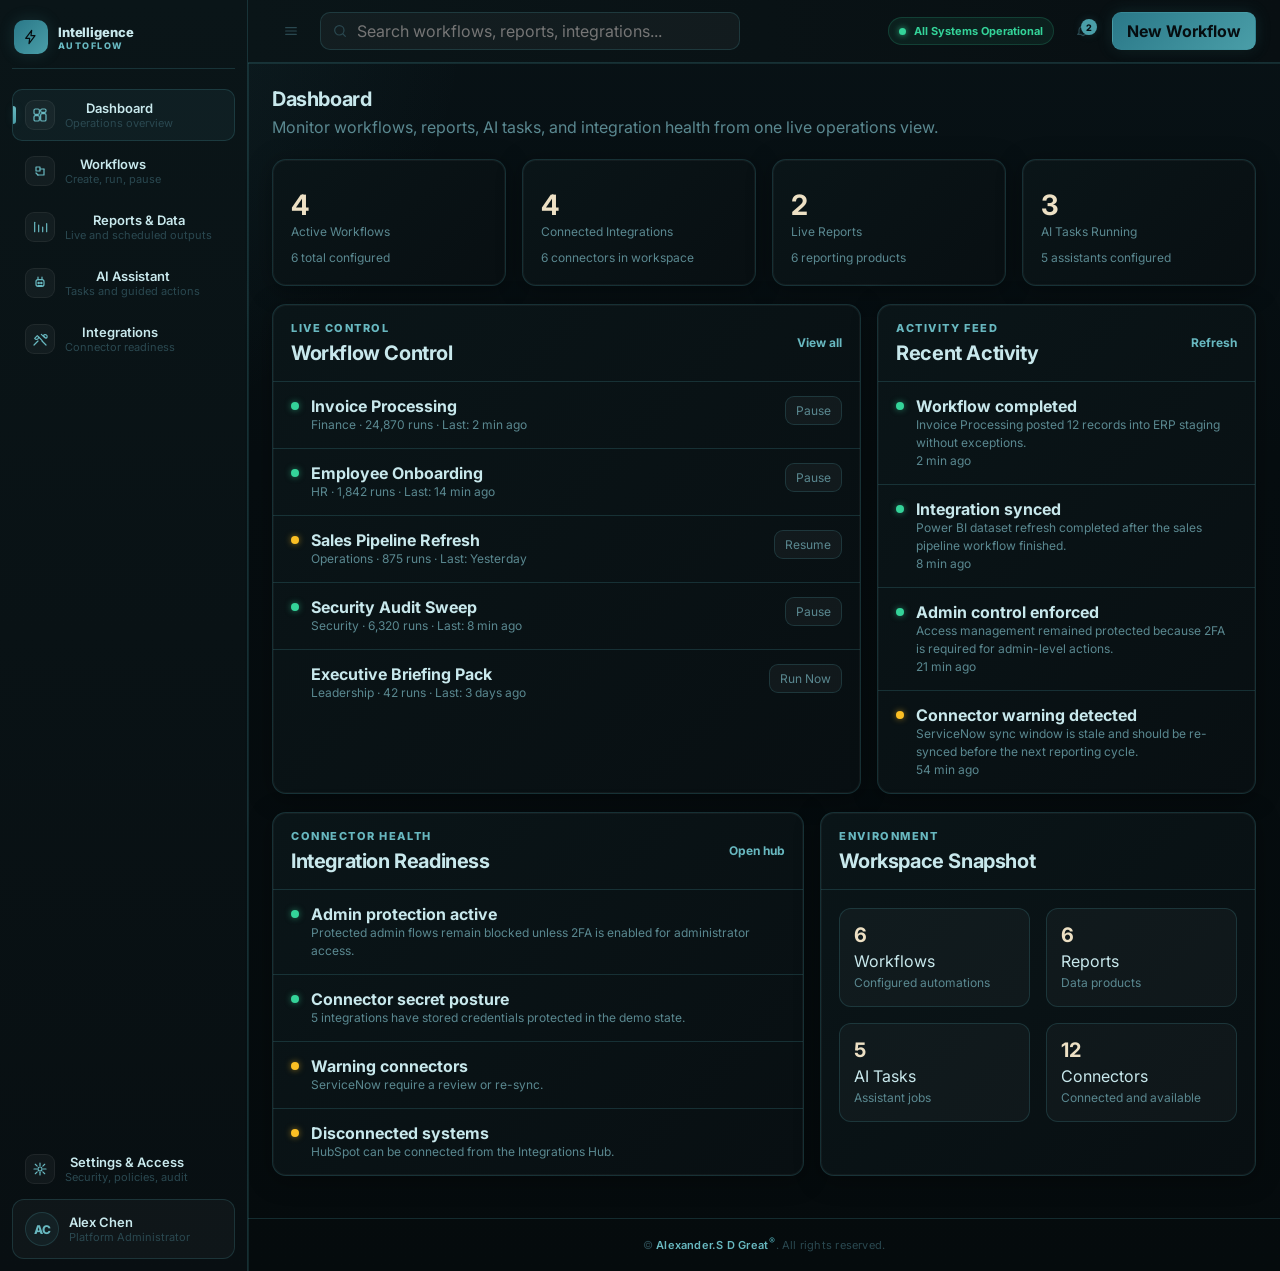
<file: index.html>
<!DOCTYPE html>
<html lang="en">
  <head>
    <meta charset="UTF-8" />
    <meta name="viewport" content="width=device-width, initial-scale=1.0" />
    <title>Intelligence AutoFlow Demo Workspace</title>
    <meta
      name="description"
      content="A static workspace demo of Intelligence AutoFlow that mirrors the look and flow of the full platform."
    />
    <link rel="preconnect" href="https://fonts.googleapis.com" />
    <link rel="preconnect" href="https://fonts.gstatic.com" crossorigin />
    <link
      href="https://fonts.googleapis.com/css2?family=Inter:wght@400;500;600;700;800&display=swap"
      rel="stylesheet"
    />
    <link rel="stylesheet" href="./styles.css" />
  </head>
  <body>
    <div class="app-shell" id="app-shell">
      <aside class="sidebar" aria-label="Workspace navigation">
        <div class="sidebar-brand">
          <div class="brand-mark" aria-hidden="true">
            <svg viewBox="0 0 24 24" fill="none">
              <path d="M13 2 4 14h6l-1 8 9-12h-6l1-8Z" stroke="currentColor" stroke-width="1.8" stroke-linecap="round" stroke-linejoin="round"></path>
            </svg>
          </div>
          <div class="brand-copy">
            <div class="brand-title">Intelligence</div>
            <div class="brand-subtitle">AutoFlow</div>
          </div>
        </div>

        <nav class="sidebar-nav">
          <button class="nav-item active" data-view="dashboard">
            <span class="nav-indicator"></span>
            <span class="nav-icon" aria-hidden="true">
              <svg viewBox="0 0 24 24" fill="none">
                <rect x="3" y="3" width="8" height="8" rx="2"></rect>
                <rect x="13" y="3" width="8" height="5" rx="2"></rect>
                <rect x="13" y="10" width="8" height="11" rx="2"></rect>
                <rect x="3" y="13" width="8" height="8" rx="2"></rect>
              </svg>
            </span>
            <span class="nav-copy">
              <strong>Dashboard</strong>
              <small>Operations overview</small>
            </span>
          </button>
          <button class="nav-item" data-view="workflows">
            <span class="nav-indicator"></span>
            <span class="nav-icon" aria-hidden="true">
              <svg viewBox="0 0 24 24" fill="none">
                <path d="M6 6h6v6H6z"></path>
                <path d="M12 9h6"></path>
                <path d="M18 9v9H9"></path>
                <path d="M9 18 6 15"></path>
              </svg>
            </span>
            <span class="nav-copy">
              <strong>Workflows</strong>
              <small>Create, run, pause</small>
            </span>
          </button>
          <button class="nav-item" data-view="reporting">
            <span class="nav-indicator"></span>
            <span class="nav-icon" aria-hidden="true">
              <svg viewBox="0 0 24 24" fill="none">
                <path d="M4 19V5"></path>
                <path d="M10 19V9"></path>
                <path d="M16 19V12"></path>
                <path d="M22 19V7"></path>
              </svg>
            </span>
            <span class="nav-copy">
              <strong>Reports &amp; Data</strong>
              <small>Live and scheduled outputs</small>
            </span>
          </button>
          <button class="nav-item" data-view="ai">
            <span class="nav-indicator"></span>
            <span class="nav-icon" aria-hidden="true">
              <svg viewBox="0 0 24 24" fill="none">
                <rect x="6" y="7" width="12" height="10" rx="3"></rect>
                <path d="M9 3v4"></path>
                <path d="M15 3v4"></path>
                <circle cx="10" cy="12" r="1"></circle>
                <circle cx="14" cy="12" r="1"></circle>
                <path d="M9 16h6"></path>
              </svg>
            </span>
            <span class="nav-copy">
              <strong>AI Assistant</strong>
              <small>Tasks and guided actions</small>
            </span>
          </button>
          <button class="nav-item" data-view="integrations">
            <span class="nav-indicator"></span>
            <span class="nav-icon" aria-hidden="true">
              <svg viewBox="0 0 24 24" fill="none">
                <path d="M8 7a3 3 0 1 1-4 4l4-4Z"></path>
                <path d="m10 9 5 5"></path>
                <path d="m14 5 5 5"></path>
                <path d="M17 7a3 3 0 1 1 4 4l-4-4Z"></path>
                <path d="m3 21 6-6"></path>
                <path d="m15 15 6 6"></path>
              </svg>
            </span>
            <span class="nav-copy">
              <strong>Integrations</strong>
              <small>Connector readiness</small>
            </span>
          </button>
        </nav>

        <div class="sidebar-footer">
          <button class="footer-link" data-view="settings">
            <span class="nav-icon" aria-hidden="true">
              <svg viewBox="0 0 24 24" fill="none">
                <path d="M12 3v4"></path>
                <path d="M12 17v4"></path>
                <path d="m4.93 4.93 2.83 2.83"></path>
                <path d="m16.24 16.24 2.83 2.83"></path>
                <path d="M3 12h4"></path>
                <path d="M17 12h4"></path>
                <path d="m4.93 19.07 2.83-2.83"></path>
                <path d="m16.24 7.76 2.83-2.83"></path>
                <circle cx="12" cy="12" r="3"></circle>
              </svg>
            </span>
            <span class="nav-copy">
              <strong>Settings &amp; Access</strong>
              <small>Security, policies, audit</small>
            </span>
          </button>

          <button class="profile-card footer-link" data-view="settings">
            <div class="profile-avatar">AC</div>
            <div class="profile-copy">
              <strong>Alex Chen</strong>
              <span>Platform Administrator</span>
            </div>
          </button>
        </div>
      </aside>

      <div class="workspace">
        <header class="workspace-header">
          <div class="header-left">
            <button class="icon-button" id="sidebar-toggle" aria-label="Toggle sidebar">
              <svg viewBox="0 0 24 24" fill="none">
                <path d="M4 7h16"></path>
                <path d="M4 12h16"></path>
                <path d="M4 17h16"></path>
              </svg>
            </button>

            <label class="search-field">
              <span class="search-icon" aria-hidden="true">
                <svg viewBox="0 0 24 24" fill="none">
                  <circle cx="11" cy="11" r="7"></circle>
                  <path d="m20 20-3.5-3.5"></path>
                </svg>
              </span>
              <input
                id="global-search"
                type="text"
                placeholder="Search workflows, reports, integrations..."
                autocomplete="off"
              />
            </label>
          </div>

          <div class="header-right">
            <div class="status-pill status-success">
              <span class="status-dot"></span>
              <span>All Systems Operational</span>
            </div>

            <div class="notification-wrap">
              <button class="icon-button" id="notifications-toggle" aria-label="Notifications">
                <svg viewBox="0 0 24 24" fill="none">
                  <path d="M15 17h5l-1.4-1.4A2 2 0 0 1 18 14.2V11a6 6 0 1 0-12 0v3.2a2 2 0 0 1-.6 1.4L4 17h5"></path>
                  <path d="M10 17a2 2 0 0 0 4 0"></path>
                </svg>
                <span class="notification-count" id="notification-count"></span>
              </button>
              <div class="notification-panel hidden" id="notification-panel"></div>
            </div>

            <button class="btn-gold" id="new-workflow-button">New Workflow</button>
          </div>
        </header>

        <main class="workspace-content">
          <section class="view active" id="dashboard-view">
            <div class="page-head">
              <div>
                <h1>Dashboard</h1>
                <p>Monitor workflows, reports, AI tasks, and integration health from one live operations view.</p>
              </div>
            </div>

            <div class="stats-grid" id="dashboard-stats"></div>

            <div class="content-grid">
              <section class="panel">
                <div class="panel-head">
                  <div>
                    <p class="eyebrow">Live control</p>
                    <h2>Workflow Control</h2>
                  </div>
                  <button class="text-link" data-jump="workflows">View all</button>
                </div>
                <div class="stack-list" id="dashboard-workflows"></div>
              </section>

              <section class="panel">
                <div class="panel-head">
                  <div>
                    <p class="eyebrow">Activity feed</p>
                    <h2>Recent Activity</h2>
                  </div>
                  <button class="text-link" id="refresh-activity-button">Refresh</button>
                </div>
                <div class="stack-list" id="activity-feed"></div>
              </section>
            </div>

            <div class="content-grid content-grid-lower">
              <section class="panel">
                <div class="panel-head">
                  <div>
                    <p class="eyebrow">Connector health</p>
                    <h2>Integration Readiness</h2>
                  </div>
                  <button class="text-link" data-jump="integrations">Open hub</button>
                </div>
                <div class="stack-list" id="readiness-list"></div>
              </section>

              <section class="panel">
                <div class="panel-head">
                  <div>
                    <p class="eyebrow">Environment</p>
                    <h2>Workspace Snapshot</h2>
                  </div>
                </div>
                <div class="snapshot-grid" id="workspace-snapshot"></div>
              </section>
            </div>
          </section>

          <section class="view" id="workflows-view">
            <div class="page-head">
              <div>
                <h1>Workflow Automation</h1>
                <p>Build, manage, and monitor automated workflows.</p>
              </div>
              <button class="btn-gold" id="top-create-workflow-button">Create Workflow</button>
            </div>

            <div class="toolbar">
              <label class="search-field compact">
                <span class="search-icon" aria-hidden="true">
                  <svg viewBox="0 0 24 24" fill="none">
                    <circle cx="11" cy="11" r="7"></circle>
                    <path d="m20 20-3.5-3.5"></path>
                  </svg>
                </span>
                <input id="workflow-search" type="text" placeholder="Search workflows..." autocomplete="off" />
              </label>

              <select id="workflow-status-filter">
                <option value="all">All statuses</option>
                <option value="active">Active</option>
                <option value="paused">Paused</option>
              </select>

              <select id="workflow-category-filter">
                <option value="all">All categories</option>
                <option value="Finance">Finance</option>
                <option value="HR">HR</option>
                <option value="Operations">Operations</option>
                <option value="Security">Security</option>
                <option value="Leadership">Leadership</option>
              </select>
            </div>

            <div class="card-grid" id="workflow-grid"></div>
          </section>

          <section class="view" id="reporting-view">
            <div class="page-head">
              <div>
                <h1>Reports &amp; Data</h1>
                <p>Automated reporting and data analytics.</p>
              </div>
              <button class="btn-gold" id="new-report-button">New Report</button>
            </div>

            <div class="stats-grid compact triple" id="report-stats"></div>

            <div class="toolbar">
              <label class="search-field compact">
                <span class="search-icon" aria-hidden="true">
                  <svg viewBox="0 0 24 24" fill="none">
                    <circle cx="11" cy="11" r="7"></circle>
                    <path d="m20 20-3.5-3.5"></path>
                  </svg>
                </span>
                <input id="report-search" type="text" placeholder="Search reports..." autocomplete="off" />
              </label>

            </div>

            <div class="card-grid" id="report-grid"></div>
          </section>

          <section class="view" id="ai-view">
            <div class="page-head">
              <div>
                <h1>AI Assistant</h1>
                <p>Context-aware assistant for workflow health, reporting, integrations, and operational AI tasks.</p>
              </div>
            </div>

            <div class="ai-layout">
              <section class="panel">
                <div class="panel-head">
                  <div>
                    <p class="eyebrow">Assistant console</p>
                    <h2>Workspace AI</h2>
                  </div>
                  <span class="badge badge-info">Context-aware demo</span>
                </div>

                <div class="chat-feed" id="ai-messages"></div>

                <div class="chip-row" id="ai-chips"></div>

                <div class="chat-input-row">
                  <input id="ai-input" type="text" placeholder="Ask AutoFlow AI anything..." />
                  <button class="btn-gold" id="ai-send-button">Send</button>
                </div>
              </section>

              <section class="panel">
                <div class="panel-head">
                  <div>
                    <p class="eyebrow">AI task runtime</p>
                    <h2>Task Queue</h2>
                  </div>
                  <button class="text-link" id="new-ai-task-button">New AI Task</button>
                </div>

                <div class="stack-list" id="ai-task-grid"></div>
              </section>
            </div>
          </section>

          <section class="view" id="integrations-view">
            <div class="page-head">
              <div>
                <h1>Integrations Hub</h1>
                <p>Connect, configure, and monitor enterprise systems from one connector workspace.</p>
              </div>
              <button class="btn-gold" id="connector-library-button">Connector Library</button>
            </div>

            <div class="stats-grid compact triple" id="integration-stats"></div>

            <div class="toolbar">
              <label class="search-field compact">
                <span class="search-icon" aria-hidden="true">
                  <svg viewBox="0 0 24 24" fill="none">
                    <circle cx="11" cy="11" r="7"></circle>
                    <path d="m20 20-3.5-3.5"></path>
                  </svg>
                </span>
                <input id="integration-search" type="text" placeholder="Search integrations..." autocomplete="off" />
              </label>

            </div>

            <div class="card-grid" id="integration-grid"></div>

            <section class="panel" id="connector-library-section">
              <div class="panel-head">
                <div>
                  <p class="eyebrow">Connector library</p>
                  <h2>Connector Library</h2>
                </div>
              </div>
              <div class="library-grid" id="connector-library"></div>
            </section>
          </section>

          <section class="view" id="settings-view">
            <div class="page-head">
              <div>
                <h1>Settings &amp; Access</h1>
                <p>Review deployment controls, security posture, notification policy, and protected admin operations.</p>
              </div>
            </div>

            <div class="settings-layout">
              <div class="settings-tabs" id="settings-tabs"></div>
              <section class="panel settings-panel">
                <div id="settings-content"></div>
              </section>
            </div>
          </section>
        </main>

        <footer class="workspace-footer">
          <p>
            © <span>Alexander.S D Great</span><sup>®</sup>. All rights reserved.
          </p>
        </footer>
      </div>
    </div>

    <div class="modal-backdrop hidden" id="detail-modal" aria-hidden="true">
      <div class="modal-card">
        <div class="modal-head">
          <div>
            <p class="eyebrow" id="modal-kicker">Details</p>
            <h2 id="modal-title">Workspace Details</h2>
          </div>
          <button class="icon-button" id="modal-close" aria-label="Close details">X</button>
        </div>
        <div class="modal-body" id="modal-body"></div>
      </div>
    </div>

    <div class="toast-stack" id="toast-stack" aria-live="polite"></div>

    <script src="./app.js"></script>
  </body>
</html>
</file>
<file: styles.css>
:root {
  --gold: #4a9ea8;
  --gold-light: #68b8c0;
  --gold-muted: #2a7888;
  --gold-dark: #2a7888;
  --gold-glow: rgba(74, 158, 168, 0.18);
  --gold-border: rgba(74, 158, 168, 0.22);
  --gold-bg: rgba(74, 158, 168, 0.08);

  --bg-main: #060d10;
  --bg-card: #0a1518;
  --bg-card2: #080f12;
  --bg-sidebar: #050c0f;

  --text-primary: #c8e8ec;
  --text-secondary: #5a8890;
  --text-muted: #2a4850;

  --success: #34d399;
  --warning: #fbbf24;
  --danger: #f87171;
  --info: #60a5fa;
  --shadow: 0 18px 42px rgba(0, 0, 0, 0.55);
}

*,
*::before,
*::after {
  box-sizing: border-box;
}

html,
body {
  min-height: 100%;
  margin: 0;
}

body {
  font-family: "Inter", "Segoe UI", system-ui, sans-serif;
  background:
    radial-gradient(circle at top left, rgba(74, 158, 168, 0.12), transparent 26%),
    linear-gradient(180deg, #081216 0%, #060d10 36%, #050b0d 100%);
  color: var(--text-primary);
  -webkit-font-smoothing: antialiased;
}

button,
input,
select,
textarea {
  font: inherit;
}

button {
  color: inherit;
}

::-webkit-scrollbar {
  width: 5px;
  height: 5px;
}

::-webkit-scrollbar-track {
  background: transparent;
}

::-webkit-scrollbar-thumb {
  background: var(--gold-border);
  border-radius: 999px;
}

.app-shell {
  display: grid;
  grid-template-columns: 248px 1fr;
  min-height: 100vh;
  transition: grid-template-columns 0.2s ease;
}

.app-shell.collapsed {
  grid-template-columns: 86px 1fr;
}

.sidebar {
  display: flex;
  flex-direction: column;
  gap: 20px;
  padding: 18px 12px 12px;
  background: linear-gradient(180deg, var(--bg-card) 0%, var(--bg-card2) 100%);
  border-right: 1px solid var(--gold-border);
  box-shadow: 1px 0 0 var(--gold-glow);
}

.sidebar-brand {
  display: flex;
  align-items: center;
  gap: 10px;
  padding: 2px 2px 14px;
  border-bottom: 1px solid var(--gold-border);
}

.brand-mark,
.nav-icon,
.profile-avatar {
  display: inline-flex;
  align-items: center;
  justify-content: center;
  flex-shrink: 0;
}

.brand-mark {
  width: 34px;
  height: 34px;
  border-radius: 10px;
  background: linear-gradient(135deg, var(--gold-dark) 0%, var(--gold) 100%);
  color: var(--bg-main);
  font-weight: 800;
  letter-spacing: 0.04em;
  box-shadow: 0 0 16px var(--gold-glow);
}

.brand-mark svg,
.nav-icon svg,
.icon-button svg,
.search-icon svg {
  width: 16px;
  height: 16px;
  stroke: currentColor;
  stroke-width: 1.8;
  stroke-linecap: round;
  stroke-linejoin: round;
}

.brand-title {
  font-size: 13px;
  font-weight: 800;
  letter-spacing: -0.01em;
}

.brand-subtitle {
  font-size: 9px;
  font-weight: 800;
  letter-spacing: 0.16em;
  text-transform: uppercase;
  color: var(--gold-light);
}

.sidebar-nav,
.sidebar-footer,
.settings-tabs {
  display: flex;
  flex-direction: column;
  gap: 4px;
}

.sidebar-nav {
  flex: 1;
}

.nav-item,
.footer-link,
.settings-tab {
  position: relative;
  width: 100%;
  display: flex;
  align-items: center;
  gap: 10px;
  padding: 10px 12px;
  background: transparent;
  border: 1px solid transparent;
  border-radius: 10px;
  cursor: pointer;
  transition: background 0.15s ease, border-color 0.15s ease, color 0.15s ease;
}

.nav-item:hover,
.footer-link:hover,
.settings-tab:hover {
  background: var(--gold-bg);
  border-color: var(--gold-border);
}

.nav-item.active,
.footer-link.active,
.settings-tab.active {
  background: var(--gold-bg);
  border-color: var(--gold-border);
}

.nav-indicator {
  position: absolute;
  left: 0;
  top: 50%;
  width: 3px;
  height: 18px;
  border-radius: 0 3px 3px 0;
  transform: translateY(-50%);
  background: transparent;
  box-shadow: none;
}

.nav-item.active .nav-indicator,
.footer-link.active .nav-indicator,
.settings-tab.active .nav-indicator {
  background: linear-gradient(180deg, var(--gold-light), var(--gold));
  box-shadow: 0 0 8px var(--gold-glow);
}

.nav-icon {
  width: 30px;
  height: 30px;
  border-radius: 9px;
  background: rgba(255, 255, 255, 0.04);
  border: 1px solid rgba(255, 255, 255, 0.06);
  color: var(--gold-light);
  font-size: 10px;
  font-weight: 800;
  letter-spacing: 0.08em;
}

.nav-copy,
.profile-copy {
  display: flex;
  flex-direction: column;
  min-width: 0;
}

.nav-copy strong,
.profile-copy strong {
  font-size: 13px;
  font-weight: 600;
  color: var(--text-primary);
}

.nav-copy small,
.profile-copy span {
  color: var(--text-muted);
  font-size: 11px;
}

.profile-card {
  display: flex;
  align-items: center;
  gap: 10px;
  padding: 12px;
  border-radius: 12px;
  background: rgba(255, 255, 255, 0.03);
  border: 1px solid var(--gold-border);
  text-align: left;
}

.profile-avatar {
  width: 34px;
  height: 34px;
  border-radius: 999px;
  background: var(--gold-bg);
  border: 1px solid var(--gold-border);
  color: var(--gold-light);
  font-size: 12px;
  font-weight: 800;
}

.workspace {
  display: flex;
  flex-direction: column;
  min-width: 0;
}

.workspace-header {
  display: flex;
  align-items: center;
  justify-content: space-between;
  gap: 16px;
  padding: 12px 24px;
  background: linear-gradient(90deg, var(--bg-card) 0%, var(--bg-card2) 100%);
  border-bottom: 1px solid var(--gold-border);
  box-shadow: 0 1px 0 var(--gold-glow);
}

.header-left,
.header-right {
  display: flex;
  align-items: center;
  gap: 10px;
}

.header-left {
  flex: 1;
  min-width: 0;
}

.header-right {
  justify-content: flex-end;
}

.icon-button {
  position: relative;
  display: inline-flex;
  align-items: center;
  justify-content: center;
  min-width: 34px;
  height: 34px;
  padding: 0 10px;
  border-radius: 9px;
  border: 1px solid transparent;
  background: transparent;
  color: var(--text-muted);
  cursor: pointer;
  transition: background 0.15s ease, border-color 0.15s ease, color 0.15s ease;
}

.icon-button:hover {
  background: var(--gold-bg);
  border-color: var(--gold-border);
  color: var(--gold-light);
}

.search-field {
  position: relative;
  display: flex;
  align-items: center;
  width: min(420px, 100%);
}

.search-field.compact {
  width: min(280px, 100%);
}

.search-icon {
  position: absolute;
  left: 12px;
  color: var(--text-muted);
  display: inline-flex;
  align-items: center;
  justify-content: center;
  pointer-events: none;
}

.search-field input,
.chat-input-row input,
.toolbar select,
.toolbar input,
.settings-select,
.settings-field {
  width: 100%;
  border-radius: 10px;
  border: 1px solid var(--gold-border);
  background: rgba(255, 255, 255, 0.04);
  color: var(--text-primary);
  outline: none;
  transition: border-color 0.15s ease, box-shadow 0.15s ease;
}

.search-field input,
.toolbar select,
.toolbar input,
.settings-select,
.settings-field {
  min-height: 38px;
  padding: 8px 12px 8px 36px;
}

.toolbar select {
  min-width: 170px;
  padding-left: 12px;
}

.search-field input:focus,
.chat-input-row input:focus,
.toolbar select:focus,
.toolbar input:focus,
.settings-select:focus,
.settings-field:focus {
  border-color: var(--gold);
  box-shadow: 0 0 0 3px var(--gold-glow);
}

.btn-gold,
.ghost-button,
.action-button {
  border-radius: 9px;
  border: 1px solid var(--gold-border);
  padding: 8px 14px;
  cursor: pointer;
  transition: filter 0.15s ease, transform 0.15s ease, background 0.15s ease;
}

.btn-gold {
  background: linear-gradient(135deg, var(--gold-dark) 0%, var(--gold) 100%);
  color: var(--bg-main);
  font-weight: 700;
  box-shadow: 0 0 16px var(--gold-glow), 0 2px 8px rgba(0, 0, 0, 0.35);
}

.btn-gold:hover,
.ghost-button:hover,
.action-button:hover {
  filter: brightness(1.08);
  transform: translateY(-1px);
}

.ghost-button,
.action-button {
  background: rgba(255, 255, 255, 0.04);
  color: var(--text-secondary);
}

.status-pill,
.badge {
  display: inline-flex;
  align-items: center;
  gap: 8px;
  width: fit-content;
  border-radius: 999px;
  padding: 6px 10px;
  font-size: 11px;
  font-weight: 700;
  border: 1px solid transparent;
}

.status-pill {
  font-size: 11px;
}

.status-dot {
  width: 7px;
  height: 7px;
  border-radius: 999px;
  background: var(--success);
  box-shadow: 0 0 6px rgba(52, 211, 153, 0.8);
}

.status-success,
.badge-success {
  background: rgba(52, 211, 153, 0.08);
  color: var(--success);
  border-color: rgba(52, 211, 153, 0.18);
}

.badge-warning {
  background: rgba(251, 191, 36, 0.08);
  color: var(--warning);
  border-color: rgba(251, 191, 36, 0.18);
}

.badge-danger {
  background: rgba(248, 113, 113, 0.08);
  color: var(--danger);
  border-color: rgba(248, 113, 113, 0.18);
}

.badge-info {
  background: rgba(96, 165, 250, 0.08);
  color: var(--info);
  border-color: rgba(96, 165, 250, 0.18);
}

.badge-neutral {
  background: var(--gold-bg);
  color: var(--gold-light);
  border-color: var(--gold-border);
}

.notification-wrap {
  position: relative;
}

.notification-count {
  position: absolute;
  top: 4px;
  right: 4px;
  min-width: 16px;
  height: 16px;
  border-radius: 999px;
  display: none;
  align-items: center;
  justify-content: center;
  padding: 0 4px;
  font-size: 9px;
  font-weight: 800;
  color: var(--bg-main);
  background: var(--gold);
  box-shadow: 0 0 8px var(--gold-glow);
}

.notification-count.visible {
  display: inline-flex;
}

.notification-panel {
  position: absolute;
  top: calc(100% + 10px);
  right: 0;
  width: 340px;
  max-height: 420px;
  overflow: auto;
  border-radius: 14px;
  border: 1px solid var(--gold-border);
  background: linear-gradient(160deg, var(--bg-card) 0%, var(--bg-card2) 100%);
  box-shadow: 0 20px 48px rgba(0, 0, 0, 0.65), 0 0 28px var(--gold-glow);
  z-index: 25;
}

.notification-item {
  padding: 12px 14px;
  border-bottom: 1px solid var(--gold-border);
  cursor: pointer;
  transition: background 0.15s ease;
}

.notification-item:last-child {
  border-bottom: none;
}

.notification-item:hover {
  background: var(--gold-bg);
}

.notification-item strong {
  display: block;
  font-size: 12px;
  margin-bottom: 4px;
}

.notification-item p,
.notification-item span,
.page-head p,
.stack-meta,
.metric-label,
.metric-note,
.card-meta,
.card-description,
.snapshot-item span,
.settings-row span,
.audit-item span {
  color: var(--text-secondary);
}

.notification-item p,
.notification-item span,
.stack-meta,
.metric-note,
.card-meta,
.card-description,
.snapshot-item span,
.settings-row span,
.audit-item span {
  margin: 0;
  font-size: 12px;
  line-height: 1.5;
}

.workspace-content {
  padding: 24px;
}

.workspace-footer {
  margin-top: auto;
  padding: 16px 24px 20px;
  border-top: 1px solid var(--gold-border);
  text-align: center;
}

.workspace-footer p {
  margin: 0;
  font-size: 11px;
  color: var(--text-muted);
  letter-spacing: 0.02em;
}

.workspace-footer span {
  color: var(--gold-light);
  font-weight: 600;
}

.workspace-footer sup {
  color: var(--gold);
  font-size: 9px;
  vertical-align: super;
  margin-left: 1px;
}

.view {
  display: none;
  animation: fade-in 0.2s ease;
}

.view.active {
  display: block;
}

.page-head {
  display: flex;
  align-items: flex-start;
  justify-content: space-between;
  gap: 16px;
  margin-bottom: 18px;
}

.page-head h1,
.panel-head h2,
.modal-head h2 {
  margin: 0;
  font-size: 20px;
  font-weight: 700;
  letter-spacing: -0.02em;
}

.page-head p {
  margin: 4px 0 0;
  max-width: 760px;
  line-height: 1.6;
}

.eyebrow {
  margin: 0 0 6px;
  font-size: 11px;
  font-weight: 800;
  letter-spacing: 0.14em;
  text-transform: uppercase;
  color: var(--gold-light);
}

.stats-grid,
.card-grid,
.content-grid,
.ai-layout,
.settings-layout,
.library-grid,
.snapshot-grid {
  display: grid;
  gap: 16px;
}

.stats-grid {
  grid-template-columns: repeat(4, minmax(0, 1fr));
  margin-bottom: 18px;
}

.stats-grid.compact {
  margin-bottom: 16px;
}

.stats-grid.triple {
  grid-template-columns: repeat(3, minmax(0, 1fr));
}

.content-grid {
  grid-template-columns: minmax(0, 1.4fr) minmax(320px, 0.9fr);
  margin-bottom: 18px;
}

.content-grid-lower {
  grid-template-columns: minmax(0, 1.1fr) minmax(0, 0.9fr);
}

.panel,
.stat-card,
.record-card,
.modal-card {
  background: linear-gradient(135deg, var(--bg-card) 0%, var(--bg-card2) 100%);
  border: 1px solid var(--gold-border);
  box-shadow: 0 0 0 1px rgba(255, 255, 255, 0.04) inset, 0 4px 24px rgba(0, 0, 0, 0.35);
  border-radius: 14px;
}

.panel {
  overflow: hidden;
}

.panel-head,
.modal-head {
  display: flex;
  align-items: center;
  justify-content: space-between;
  gap: 12px;
  padding: 16px 18px;
  border-bottom: 1px solid var(--gold-border);
}

.text-link {
  padding: 0;
  background: none;
  border: none;
  color: var(--gold-light);
  font-size: 12px;
  font-weight: 700;
  cursor: pointer;
}

.text-link:hover {
  color: var(--text-primary);
}

.stat-card {
  padding: 18px;
}

.metric-value {
  margin: 10px 0 2px;
  font-size: 28px;
  font-weight: 700;
  color: #ede0c4;
}

.metric-label {
  font-size: 12px;
}

.metric-note {
  margin-top: 10px;
}

.stack-list {
  display: flex;
  flex-direction: column;
}

.stack-item {
  display: flex;
  align-items: flex-start;
  gap: 12px;
  padding: 14px 18px;
  border-top: 1px solid var(--gold-border);
}

.stack-item:first-child {
  border-top: none;
}

.stack-item-main {
  flex: 1;
  min-width: 0;
}

.stack-item strong,
.record-card h3,
.chat-message strong,
.settings-row strong,
.audit-item strong {
  display: block;
  color: var(--text-primary);
}

.status-mark {
  width: 8px;
  height: 8px;
  border-radius: 999px;
  margin-top: 6px;
  flex-shrink: 0;
}

.status-mark.active,
.status-mark.connected,
.status-mark.ok {
  background: var(--success);
  box-shadow: 0 0 6px rgba(52, 211, 153, 0.55);
}

.status-mark.paused,
.status-mark.warning {
  background: var(--warning);
  box-shadow: 0 0 6px rgba(251, 191, 36, 0.55);
}

.status-mark.error,
.status-mark.disconnected {
  background: var(--danger);
  box-shadow: 0 0 6px rgba(248, 113, 113, 0.55);
}

.snapshot-grid {
  grid-template-columns: repeat(2, minmax(0, 1fr));
  padding: 18px;
}

.snapshot-item {
  padding: 14px;
  border-radius: 12px;
  background: rgba(255, 255, 255, 0.03);
  border: 1px solid var(--gold-border);
}

.snapshot-item strong {
  display: block;
  font-size: 20px;
  margin-bottom: 4px;
  color: #ede0c4;
}

.toolbar {
  display: flex;
  align-items: center;
  gap: 12px;
  flex-wrap: wrap;
  margin-bottom: 16px;
}

.card-grid {
  grid-template-columns: repeat(2, minmax(0, 1fr));
}

.library-grid {
  grid-template-columns: repeat(3, minmax(0, 1fr));
  padding: 18px;
}

.record-card {
  padding: 18px;
}

.record-card h3 {
  margin: 10px 0 6px;
  font-size: 17px;
}

.card-top,
.card-meta-row,
.card-actions,
.settings-row {
  display: flex;
  align-items: center;
  gap: 10px;
  flex-wrap: wrap;
}

.card-top {
  justify-content: space-between;
}

.card-meta-row {
  margin: 10px 0 12px;
}

.card-description {
  min-height: 44px;
}

.card-actions {
  margin-top: 16px;
}

.action-button.small {
  padding: 6px 10px;
  font-size: 12px;
}

.ai-layout {
  grid-template-columns: minmax(0, 1.2fr) minmax(320px, 0.9fr);
}

.chat-feed {
  display: flex;
  flex-direction: column;
  gap: 12px;
  padding: 18px;
  min-height: 360px;
}

.chat-message {
  width: min(92%, 720px);
  padding: 14px 16px;
  border-radius: 14px;
  line-height: 1.6;
  font-size: 14px;
}

.chat-message.user {
  align-self: flex-end;
  background: rgba(74, 158, 168, 0.14);
  border: 1px solid rgba(74, 158, 168, 0.28);
}

.chat-message.assistant {
  align-self: flex-start;
  background: rgba(255, 255, 255, 0.04);
  border: 1px solid var(--gold-border);
}

.chip-row,
.chat-input-row {
  display: flex;
  align-items: center;
  gap: 10px;
  padding: 0 18px 18px;
  flex-wrap: wrap;
}

.chat-chip {
  padding: 7px 12px;
  border-radius: 999px;
  border: 1px solid var(--gold-border);
  background: rgba(255, 255, 255, 0.04);
  color: var(--text-secondary);
  cursor: pointer;
  font-size: 12px;
}

.chat-chip:hover {
  background: var(--gold-bg);
  color: var(--gold-light);
}

.chat-input-row {
  padding-top: 6px;
}

.chat-input-row input {
  flex: 1;
  min-height: 42px;
  padding: 10px 12px;
}

.settings-layout {
  grid-template-columns: 240px minmax(0, 1fr);
  align-items: start;
}

.settings-panel {
  min-height: 520px;
}

.settings-tabs {
  gap: 8px;
}

.settings-tab {
  justify-content: flex-start;
  text-align: left;
}

.settings-tab small {
  display: block;
  color: var(--text-muted);
  font-size: 11px;
}

.settings-section {
  padding: 18px;
}

.settings-grid,
.audit-list {
  display: grid;
  gap: 14px;
}

.settings-grid {
  grid-template-columns: repeat(2, minmax(0, 1fr));
}

.settings-card {
  padding: 16px;
  border-radius: 12px;
  border: 1px solid var(--gold-border);
  background: rgba(255, 255, 255, 0.03);
}

.settings-card h3 {
  margin: 0 0 8px;
  font-size: 15px;
}

.settings-row {
  justify-content: space-between;
  padding: 12px 0;
  border-top: 1px solid var(--gold-border);
}

.settings-row:first-child {
  border-top: none;
  padding-top: 0;
}

.audit-item {
  padding: 14px 16px;
  border-radius: 12px;
  border: 1px solid var(--gold-border);
  background: rgba(255, 255, 255, 0.03);
}

.hidden {
  display: none !important;
}

.modal-backdrop {
  position: fixed;
  inset: 0;
  display: grid;
  place-items: center;
  padding: 20px;
  background: rgba(0, 0, 0, 0.72);
  backdrop-filter: blur(5px);
  z-index: 40;
}

.modal-card {
  width: min(760px, 100%);
  max-height: min(84vh, 760px);
  overflow: auto;
}

.modal-body {
  padding: 18px;
  line-height: 1.7;
  color: var(--text-secondary);
}

.modal-body h3,
.modal-body h4 {
  color: var(--text-primary);
  margin: 0 0 8px;
}

.modal-body p,
.modal-body ul {
  margin: 0 0 14px;
}

.modal-body ul {
  padding-left: 18px;
}

.toast-stack {
  position: fixed;
  right: 18px;
  bottom: 18px;
  display: flex;
  flex-direction: column;
  gap: 10px;
  z-index: 50;
}

.toast {
  min-width: 260px;
  max-width: 380px;
  padding: 12px 14px;
  border-radius: 12px;
  border: 1px solid var(--gold-border);
  background: linear-gradient(160deg, var(--bg-card) 0%, var(--bg-card2) 100%);
  box-shadow: var(--shadow);
  color: var(--text-primary);
  font-size: 13px;
}

.toast.success {
  border-color: rgba(52, 211, 153, 0.24);
}

.toast.warning {
  border-color: rgba(251, 191, 36, 0.24);
}

.toast.danger {
  border-color: rgba(248, 113, 113, 0.24);
}

.empty-state {
  padding: 22px 18px;
  border-radius: 12px;
  border: 1px dashed var(--gold-border);
  background: rgba(255, 255, 255, 0.03);
  color: var(--text-secondary);
}

.app-shell.collapsed .brand-copy,
.app-shell.collapsed .nav-copy,
.app-shell.collapsed .profile-copy {
  display: none;
}

.app-shell.collapsed .sidebar-brand,
.app-shell.collapsed .nav-item,
.app-shell.collapsed .footer-link,
.app-shell.collapsed .profile-card {
  justify-content: center;
}

.app-shell.collapsed .nav-item,
.app-shell.collapsed .footer-link {
  padding-left: 10px;
  padding-right: 10px;
}

@keyframes fade-in {
  from {
    opacity: 0;
    transform: translateY(8px);
  }

  to {
    opacity: 1;
    transform: translateY(0);
  }
}

@media (max-width: 1200px) {
  .stats-grid,
  .stats-grid.compact,
  .settings-grid,
  .library-grid,
  .card-grid {
    grid-template-columns: repeat(2, minmax(0, 1fr));
  }

  .content-grid,
  .content-grid-lower,
  .ai-layout,
  .settings-layout {
    grid-template-columns: 1fr;
  }
}

@media (max-width: 900px) {
  .app-shell {
    grid-template-columns: 1fr;
  }

  .app-shell.collapsed {
    grid-template-columns: 1fr;
  }

  .sidebar {
    border-right: none;
    border-bottom: 1px solid var(--gold-border);
  }

  .workspace-header,
  .page-head,
  .toolbar {
    flex-direction: column;
    align-items: stretch;
  }

  .header-right {
    justify-content: flex-start;
    flex-wrap: wrap;
  }
}

@media (max-width: 720px) {
  .workspace-content,
  .workspace-header {
    padding-left: 16px;
    padding-right: 16px;
  }

  .stats-grid,
  .stats-grid.compact,
  .card-grid,
  .library-grid,
  .settings-grid,
  .snapshot-grid {
    grid-template-columns: 1fr;
  }

  .notification-panel {
    width: min(340px, calc(100vw - 32px));
    right: -20px;
  }
}
</file>
